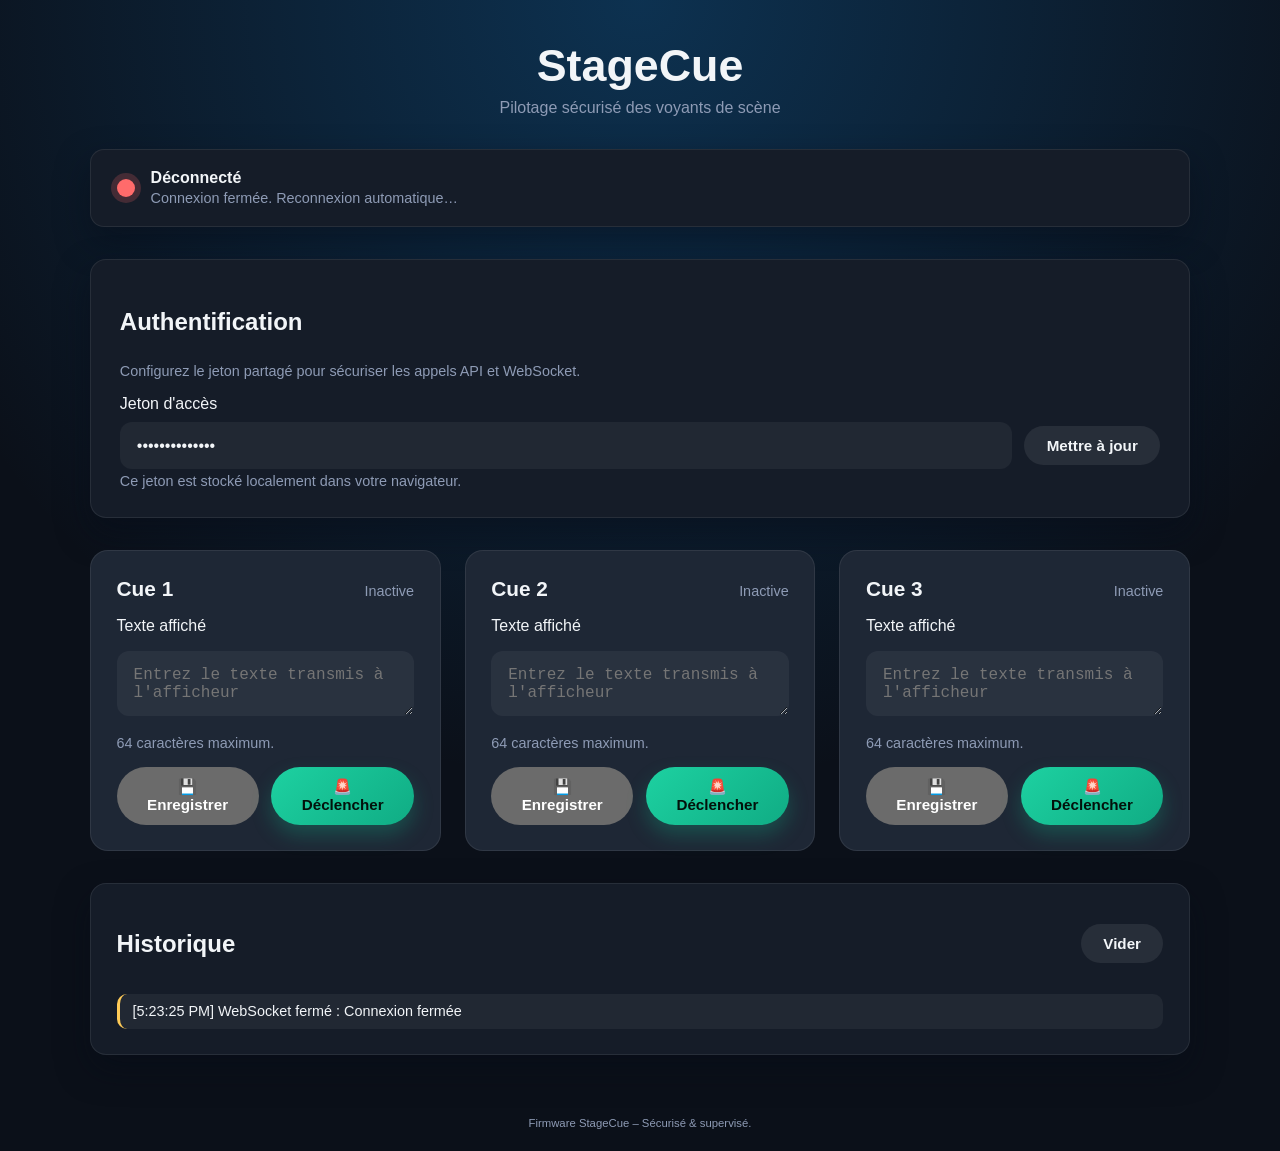
<file: data/index.html>
<!DOCTYPE html>
<html lang="fr">
  <head>
    <meta charset="UTF-8" />
    <title>StageCue • Contrôle lumière</title>
    <meta name="viewport" content="width=device-width, initial-scale=1" />
    <link rel="stylesheet" href="style.css" />
  </head>
  <body>
    <main class="container" role="main" aria-labelledby="appTitle">
      <header class="app-header">
        <h1 id="appTitle">StageCue</h1>
        <p class="subtitle">Pilotage sécurisé des voyants de scène</p>
      </header>

      <section
        class="connection-panel"
        id="connectionPanel"
        role="status"
        aria-live="polite"
      >
        <span class="status-indicator status-indicator--pending" id="connectionIndicator"></span>
        <div>
          <strong id="connectionLabel">Connexion en cours…</strong>
          <p id="connectionDetails" class="status-details">
            Tentative d'ouverture du WebSocket sécurisé…
          </p>
        </div>
      </section>

      <section class="token-card" aria-labelledby="tokenTitle">
        <div class="token-card__header">
          <h2 id="tokenTitle">Authentification</h2>
          <p class="status-details">
            Configurez le jeton partagé pour sécuriser les appels API et WebSocket.
          </p>
        </div>
        <form id="tokenForm" autocomplete="off">
          <label for="tokenInput">Jeton d'accès</label>
          <div class="token-field">
            <input
              type="password"
              id="tokenInput"
              name="token"
              required
              minlength="6"
              aria-describedby="tokenHelp"
            />
            <button type="submit" class="secondary">Mettre à jour</button>
          </div>
          <p id="tokenHelp" class="status-details">
            Ce jeton est stocké localement dans votre navigateur.
          </p>
        </form>
      </section>

      <section class="cue-grid" aria-label="Liste des cues disponibles">
        <article class="cue" data-index="0">
          <header>
            <h2>Cue 1</h2>
            <span class="cue-status" aria-live="polite">Inactive</span>
          </header>
          <label for="text0">Texte affiché</label>
          <textarea
            id="text0"
            name="text0"
            rows="2"
            maxlength="64"
            placeholder="Entrez le texte transmis à l'afficheur"
            aria-describedby="help0"
          ></textarea>
          <p id="help0" class="status-details">64 caractères maximum.</p>
          <div class="cue-actions">
            <button type="button" data-action="save">💾 Enregistrer</button>
            <button type="button" data-action="trigger" class="primary">
              🚨 Déclencher
            </button>
          </div>
        </article>

        <article class="cue" data-index="1">
          <header>
            <h2>Cue 2</h2>
            <span class="cue-status" aria-live="polite">Inactive</span>
          </header>
          <label for="text1">Texte affiché</label>
          <textarea
            id="text1"
            name="text1"
            rows="2"
            maxlength="64"
            placeholder="Entrez le texte transmis à l'afficheur"
            aria-describedby="help1"
          ></textarea>
          <p id="help1" class="status-details">64 caractères maximum.</p>
          <div class="cue-actions">
            <button type="button" data-action="save">💾 Enregistrer</button>
            <button type="button" data-action="trigger" class="primary">
              🚨 Déclencher
            </button>
          </div>
        </article>

        <article class="cue" data-index="2">
          <header>
            <h2>Cue 3</h2>
            <span class="cue-status" aria-live="polite">Inactive</span>
          </header>
          <label for="text2">Texte affiché</label>
          <textarea
            id="text2"
            name="text2"
            rows="2"
            maxlength="64"
            placeholder="Entrez le texte transmis à l'afficheur"
            aria-describedby="help2"
          ></textarea>
          <p id="help2" class="status-details">64 caractères maximum.</p>
          <div class="cue-actions">
            <button type="button" data-action="save">💾 Enregistrer</button>
            <button type="button" data-action="trigger" class="primary">
              🚨 Déclencher
            </button>
          </div>
        </article>
      </section>

      <section class="log-panel" aria-labelledby="logTitle">
        <header>
          <h2 id="logTitle">Historique</h2>
          <button type="button" id="clearLog" class="secondary">Vider</button>
        </header>
        <ul id="eventLog" class="log-list" aria-live="polite"></ul>
      </section>
    </main>

    <footer class="app-footer">
      <small>
        Firmware StageCue – Sécurisé &amp; supervisé.
      </small>
    </footer>

    <script src="app.js" type="module"></script>
  </body>
</html>
</file>
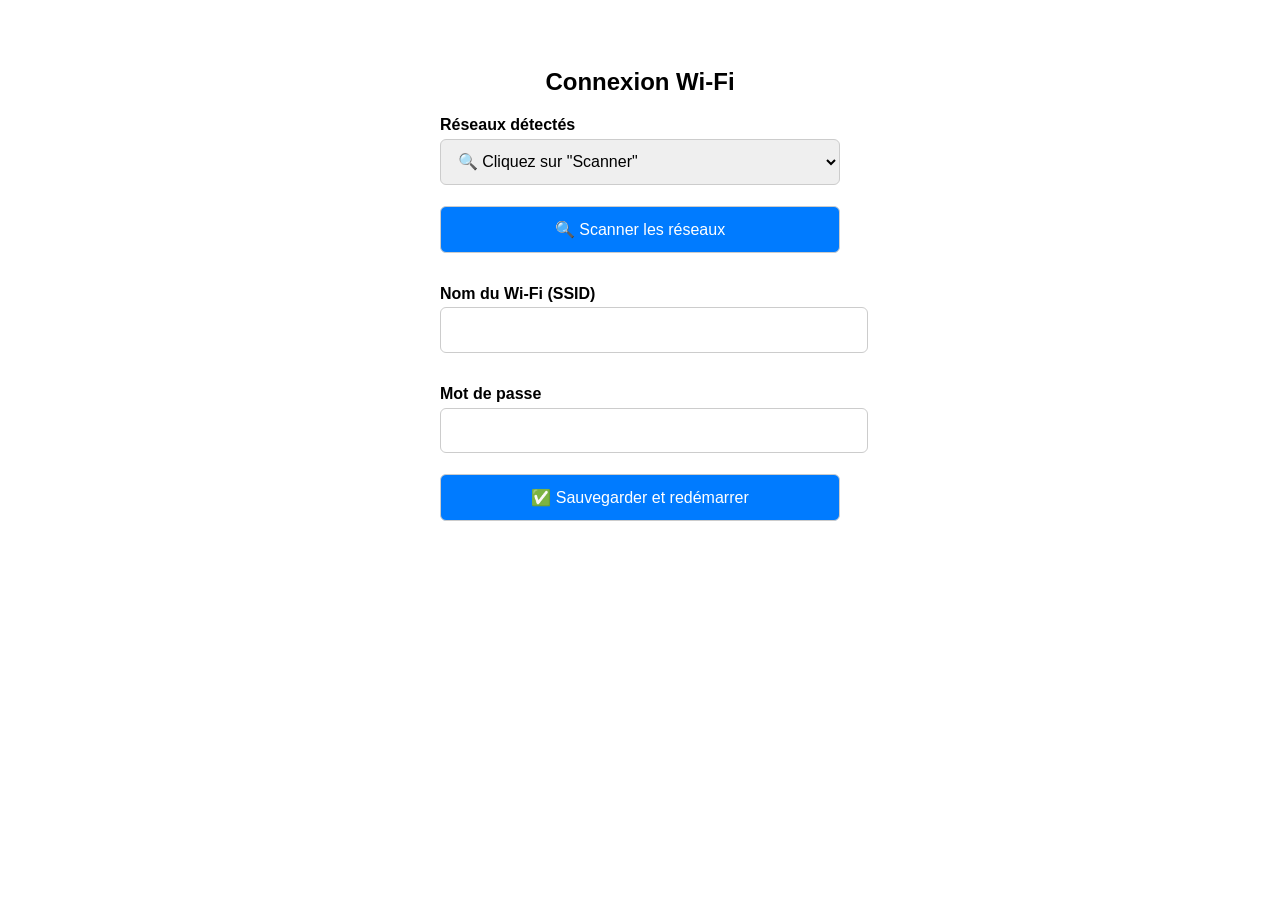
<file: data/wifi.html>
<!DOCTYPE html>
<html lang="fr">
<head>
  <meta charset="UTF-8">
  <title>Configuration Wi-Fi</title>
  <meta name="viewport" content="width=device-width, initial-scale=1">
  <style>
    body {
      font-family: sans-serif;
      max-width: 400px;
      margin: 2em auto;
      padding: 1em;
    }
    h2 {
      text-align: center;
    }
    label {
      font-weight: bold;
      margin-top: 1em;
      display: block;
    }
    input, select, button {
      width: 100%;
      padding: 0.8em;
      margin-top: 0.3em;
      margin-bottom: 1em;
      border: 1px solid #ccc;
      border-radius: 6px;
      font-size: 1em;
    }
    button {
      background-color: #007bff;
      color: white;
      cursor: pointer;
    }
    button:hover {
      background-color: #0056b3;
    }
  </style>
</head>
<body>
  <h2>Connexion Wi-Fi</h2>

  <form id="wifiForm">
    <label for="scan">Réseaux détectés</label>
    <select id="scan" onchange="document.getElementById('ssid').value = this.value">
      <option disabled selected>🔍 Cliquez sur "Scanner"</option>
    </select>
    <button type="button" onclick="scanWiFi()">🔍 Scanner les réseaux</button>

    <label for="ssid">Nom du Wi-Fi (SSID)</label>
    <input type="text" id="ssid" name="ssid" required>

    <label for="password">Mot de passe</label>
    <input type="password" id="password" name="password" required>

    <button type="submit">✅ Sauvegarder et redémarrer</button>
  </form>

  <script>
    async function scanWiFi() {
      const response = await fetch('/scan');
      const networks = await response.json();
      const select = document.getElementById('scan');
      select.innerHTML = '<option disabled selected>-- Choisir un réseau --</option>';
      networks.forEach(net => {
        const option = document.createElement('option');
        option.value = net.ssid;
        option.textContent = `${net.ssid} (${net.rssi} dBm)`;
        select.appendChild(option);
      });
    }

    document.getElementById('wifiForm').addEventListener('submit', async (e) => {
      e.preventDefault();
      const ssid = document.getElementById('ssid').value;
      const password = document.getElementById('password').value;

      const res = await fetch('/save_wifi', {
        method: 'POST',
        headers: { 'Content-Type': 'application/x-www-form-urlencoded' },
        body: `ssid=${encodeURIComponent(ssid)}&password=${encodeURIComponent(password)}`
      });

      const txt = await res.text();
      alert(txt || "Redémarrage...");
      setTimeout(() => location.reload(), 3000);
    });
  </script>
</body>
</html>
</file>
<file: data/style.css>
* {
  box-sizing: border-box;
}

:root {
  color-scheme: dark;
  --bg: #0b1019;
  --panel: #151c28;
  --panel-alt: #1e2735;
  --text: #f2f5f8;
  --muted: #8e9bb5;
  --accent: #1dd1a1;
  --accent-strong: #10ac84;
  --danger: #ff6b6b;
  --warning: #feca57;
  --outline: rgba(255, 255, 255, 0.08);
  --shadow: 0 14px 32px rgba(5, 12, 24, 0.5);
  font-family: 'Segoe UI', Roboto, sans-serif;
}

body {
  margin: 0;
  background: radial-gradient(circle at top, rgba(16, 112, 184, 0.35), transparent 60%),
    var(--bg);
  color: var(--text);
  min-height: 100vh;
  display: flex;
  flex-direction: column;
}

.container {
  width: min(1100px, 90vw);
  margin: 2.5rem auto;
  display: flex;
  flex-direction: column;
  gap: 2rem;
}

.app-header {
  text-align: center;
  display: flex;
  flex-direction: column;
  gap: 0.5rem;
}

.app-header h1 {
  margin: 0;
  font-size: clamp(2.2rem, 2vw + 1.5rem, 2.8rem);
}

.subtitle {
  color: var(--muted);
  margin: 0;
}

.connection-panel {
  display: flex;
  align-items: center;
  gap: 1rem;
  padding: 1.2rem 1.6rem;
  border-radius: 14px;
  background: var(--panel);
  border: 1px solid var(--outline);
  box-shadow: var(--shadow);
}

.status-indicator {
  width: 18px;
  height: 18px;
  border-radius: 50%;
  display: inline-block;
  flex-shrink: 0;
}

.status-indicator--pending {
  background: var(--warning);
  animation: pulse 1.8s infinite;
}

.status-indicator--success {
  background: var(--accent);
  box-shadow: 0 0 0 6px rgba(29, 209, 161, 0.15);
}

.status-indicator--error {
  background: var(--danger);
  box-shadow: 0 0 0 6px rgba(255, 107, 107, 0.2);
}

.status-details {
  margin: 0.2rem 0 0;
  color: var(--muted);
  font-size: 0.9rem;
}

.token-card {
  background: var(--panel);
  border-radius: 16px;
  padding: 1.8rem;
  border: 1px solid var(--outline);
  box-shadow: var(--shadow);
}

.token-card__header {
  display: flex;
  flex-direction: column;
  gap: 0.2rem;
  margin-bottom: 1rem;
}

.token-field {
  display: flex;
  gap: 0.75rem;
  align-items: center;
  margin-top: 0.6rem;
}

.token-field input {
  flex: 1;
}

.cue-grid {
  display: grid;
  gap: 1.5rem;
  grid-template-columns: repeat(auto-fit, minmax(260px, 1fr));
}

.cue {
  background: var(--panel-alt);
  padding: 1.6rem;
  border-radius: 18px;
  border: 1px solid var(--outline);
  display: flex;
  flex-direction: column;
  gap: 1rem;
  transition: transform 0.2s ease, border-color 0.2s ease, box-shadow 0.2s ease;
  min-height: 280px;
}

.cue header {
  display: flex;
  align-items: baseline;
  justify-content: space-between;
  gap: 0.5rem;
}

.cue h2 {
  margin: 0;
  font-size: 1.3rem;
}

.cue-status {
  font-size: 0.9rem;
  color: var(--muted);
}

.cue textarea,
.token-field input {
  background: rgba(255, 255, 255, 0.05);
  border: 1px solid transparent;
  border-radius: 12px;
  color: var(--text);
  padding: 0.85rem 1rem;
  font-size: 1rem;
  transition: border-color 0.2s ease, background 0.2s ease;
  resize: vertical;
}

.cue textarea:focus,
.token-field input:focus {
  outline: none;
  border-color: var(--accent);
  background: rgba(16, 172, 132, 0.12);
}

.cue-actions {
  margin-top: auto;
  display: flex;
  gap: 0.8rem;
  justify-content: flex-end;
}

button {
  border: none;
  border-radius: 999px;
  padding: 0.7rem 1.4rem;
  font-weight: 600;
  font-size: 0.95rem;
  cursor: pointer;
  transition: transform 0.15s ease, box-shadow 0.15s ease, filter 0.15s ease;
}

button.primary {
  background: linear-gradient(135deg, var(--accent), var(--accent-strong));
  color: #03110b;
  box-shadow: 0 10px 20px rgba(16, 172, 132, 0.3);
}

button.secondary {
  background: rgba(255, 255, 255, 0.08);
  color: var(--text);
}

button:hover {
  transform: translateY(-1px);
  filter: brightness(1.05);
}

button:active {
  transform: translateY(1px);
}

.cue--active {
  border-color: var(--accent);
  box-shadow: 0 0 0 3px rgba(16, 172, 132, 0.2), var(--shadow);
}

.cue[data-display-ready='false'] textarea {
  border-color: var(--warning);
}

.log-panel {
  background: var(--panel);
  border-radius: 16px;
  border: 1px solid var(--outline);
  padding: 1.6rem;
  box-shadow: var(--shadow);
}

.log-panel header {
  display: flex;
  justify-content: space-between;
  align-items: center;
  margin-bottom: 1rem;
}

.log-list {
  list-style: none;
  margin: 0;
  padding: 0;
  display: flex;
  flex-direction: column;
  gap: 0.4rem;
  max-height: 240px;
  overflow-y: auto;
}

.log-entry {
  padding: 0.6rem 0.8rem;
  border-radius: 10px;
  background: rgba(255, 255, 255, 0.05);
  font-size: 0.9rem;
}

.log-entry--info {
  border-left: 3px solid var(--accent);
}

.log-entry--warn {
  border-left: 3px solid var(--warning);
}

.log-entry--error {
  border-left: 3px solid var(--danger);
}

.app-footer {
  text-align: center;
  padding: 1.2rem;
  color: var(--muted);
  font-size: 0.85rem;
}

@keyframes pulse {
  0%,
  100% {
    transform: scale(1);
    opacity: 0.9;
  }
  50% {
    transform: scale(1.12);
    opacity: 0.5;
  }
}

@media (max-width: 680px) {
  .token-field {
    flex-direction: column;
    align-items: stretch;
  }

  button {
    width: 100%;
    justify-content: center;
  }

  .cue-actions {
    flex-direction: column;
    align-items: stretch;
  }
}
</file>
